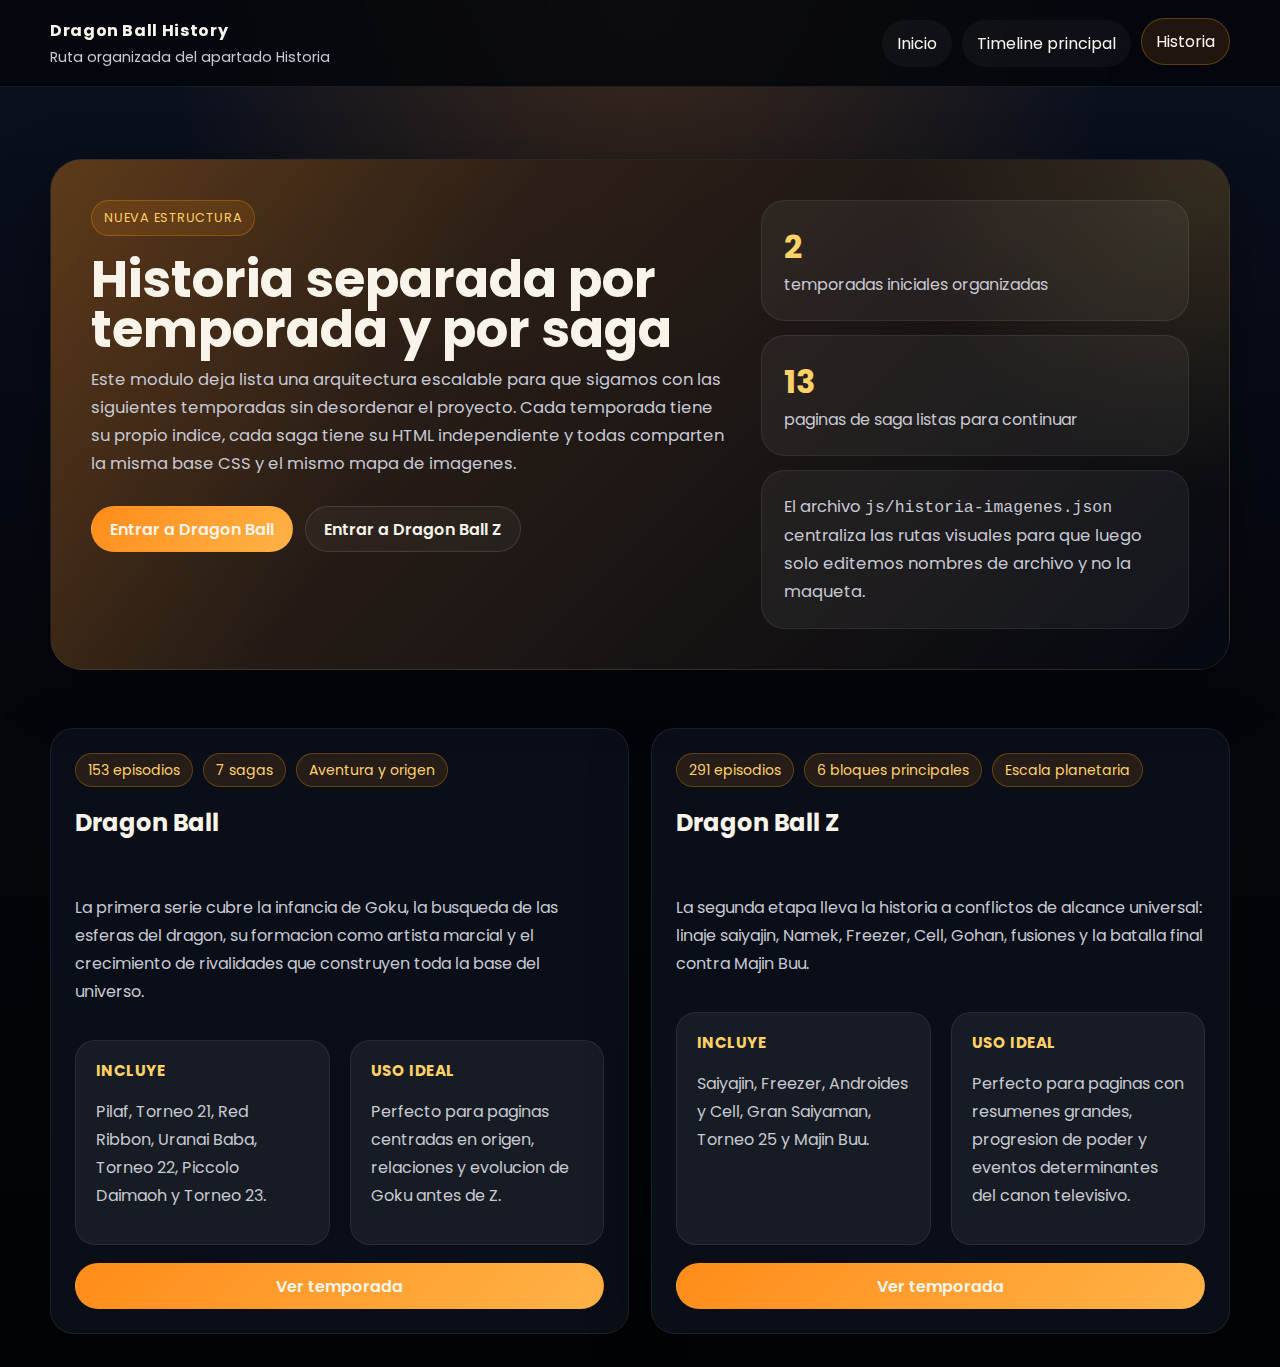
<file: Historia/index.html>
<!DOCTYPE html>
<html lang="es">
<head>
  <meta charset="UTF-8">
  <meta name="viewport" content="width=device-width, initial-scale=1.0">
  <title>Historia Organizada | Dragon Ball History</title>
  <link rel="preconnect" href="https://fonts.googleapis.com">
  <link rel="preconnect" href="https://fonts.gstatic.com" crossorigin>
  <link href="https://fonts.googleapis.com/css2?family=Poppins:wght@400;500;600;700&display=swap" rel="stylesheet">
  <link rel="stylesheet" href="../css/historia/detalle-sagas.css">
</head>
<body class="historia-layout">
  <header class="historia-topbar">
    <div class="historia-shell">
      <a class="historia-brand" href="../historia.html">
        <strong>Dragon Ball History</strong>
        <span>Ruta organizada del apartado Historia</span>
      </a>
      <nav class="historia-nav">
        <a href="../index.html">Inicio</a>
        <a href="../historia.html">Timeline principal</a>
        <a class="is-active" href="index.html">Historia</a>
      </nav>
    </div>
  </header>

  <main>
    <section class="historia-hero">
      <div class="historia-shell">
        <article class="historia-hero-card">
          <div class="historia-hero-grid">
            <div>
              <span class="historia-kicker">Nueva estructura</span>
              <h1>Historia separada por temporada y por saga</h1>
              <p>
                Este modulo deja lista una arquitectura escalable para que sigamos con las siguientes temporadas sin desordenar el proyecto.
                Cada temporada tiene su propio indice, cada saga tiene su HTML independiente y todas comparten la misma base CSS y el mismo mapa de imagenes.
              </p>
              <div class="historia-actions">
                <a class="btn-historia btn-historia-primary" href="Dragon-Ball/index.html">Entrar a Dragon Ball</a>
                <a class="btn-historia btn-historia-secondary" href="Dragon-Ball-Z/index.html">Entrar a Dragon Ball Z</a>
              </div>
            </div>
            <aside class="historia-stat-panel">
              <div class="historia-stat-box"><strong>2</strong><span>temporadas iniciales organizadas</span></div>
              <div class="historia-stat-box"><strong>13</strong><span>paginas de saga listas para continuar</span></div>
              <div class="historia-panel"><p>El archivo <code>js/historia-imagenes.json</code> centraliza las rutas visuales para que luego solo editemos nombres de archivo y no la maqueta.</p></div>
            </aside>
          </div>
        </article>
      </div>
    </section>

    <section class="historia-section">
      <div class="historia-shell historia-grid historia-grid-2">
        <article class="historia-card historia-series-card">
          <div class="historia-badge-row">
            <span class="historia-badge">153 episodios</span>
            <span class="historia-badge">7 sagas</span>
            <span class="historia-badge">Aventura y origen</span>
          </div>
          <h2>Dragon Ball</h2>
          <p>La primera serie cubre la infancia de Goku, la busqueda de las esferas del dragon, su formacion como artista marcial y el crecimiento de rivalidades que construyen toda la base del universo.</p>
          <div class="historia-saga-grid">
            <div class="historia-mini-card"><strong>Incluye</strong><p>Pilaf, Torneo 21, Red Ribbon, Uranai Baba, Torneo 22, Piccolo Daimaoh y Torneo 23.</p></div>
            <div class="historia-mini-card"><strong>Uso ideal</strong><p>Perfecto para paginas centradas en origen, relaciones y evolucion de Goku antes de Z.</p></div>
          </div>
          <a class="btn-historia btn-historia-primary" href="Dragon-Ball/index.html">Ver temporada</a>
        </article>

        <article class="historia-card historia-series-card">
          <div class="historia-badge-row">
            <span class="historia-badge">291 episodios</span>
            <span class="historia-badge">6 bloques principales</span>
            <span class="historia-badge">Escala planetaria</span>
          </div>
          <h2>Dragon Ball Z</h2>
          <p>La segunda etapa lleva la historia a conflictos de alcance universal: linaje saiyajin, Namek, Freezer, Cell, Gohan, fusiones y la batalla final contra Majin Buu.</p>
          <div class="historia-saga-grid">
            <div class="historia-mini-card"><strong>Incluye</strong><p>Saiyajin, Freezer, Androides y Cell, Gran Saiyaman, Torneo 25 y Majin Buu.</p></div>
            <div class="historia-mini-card"><strong>Uso ideal</strong><p>Perfecto para paginas con resumenes grandes, progresion de poder y eventos determinantes del canon televisivo.</p></div>
          </div>
          <a class="btn-historia btn-historia-primary" href="Dragon-Ball-Z/index.html">Ver temporada</a>
        </article>
      </div>
    </section>
  </main>
</body>
</html>
</file>
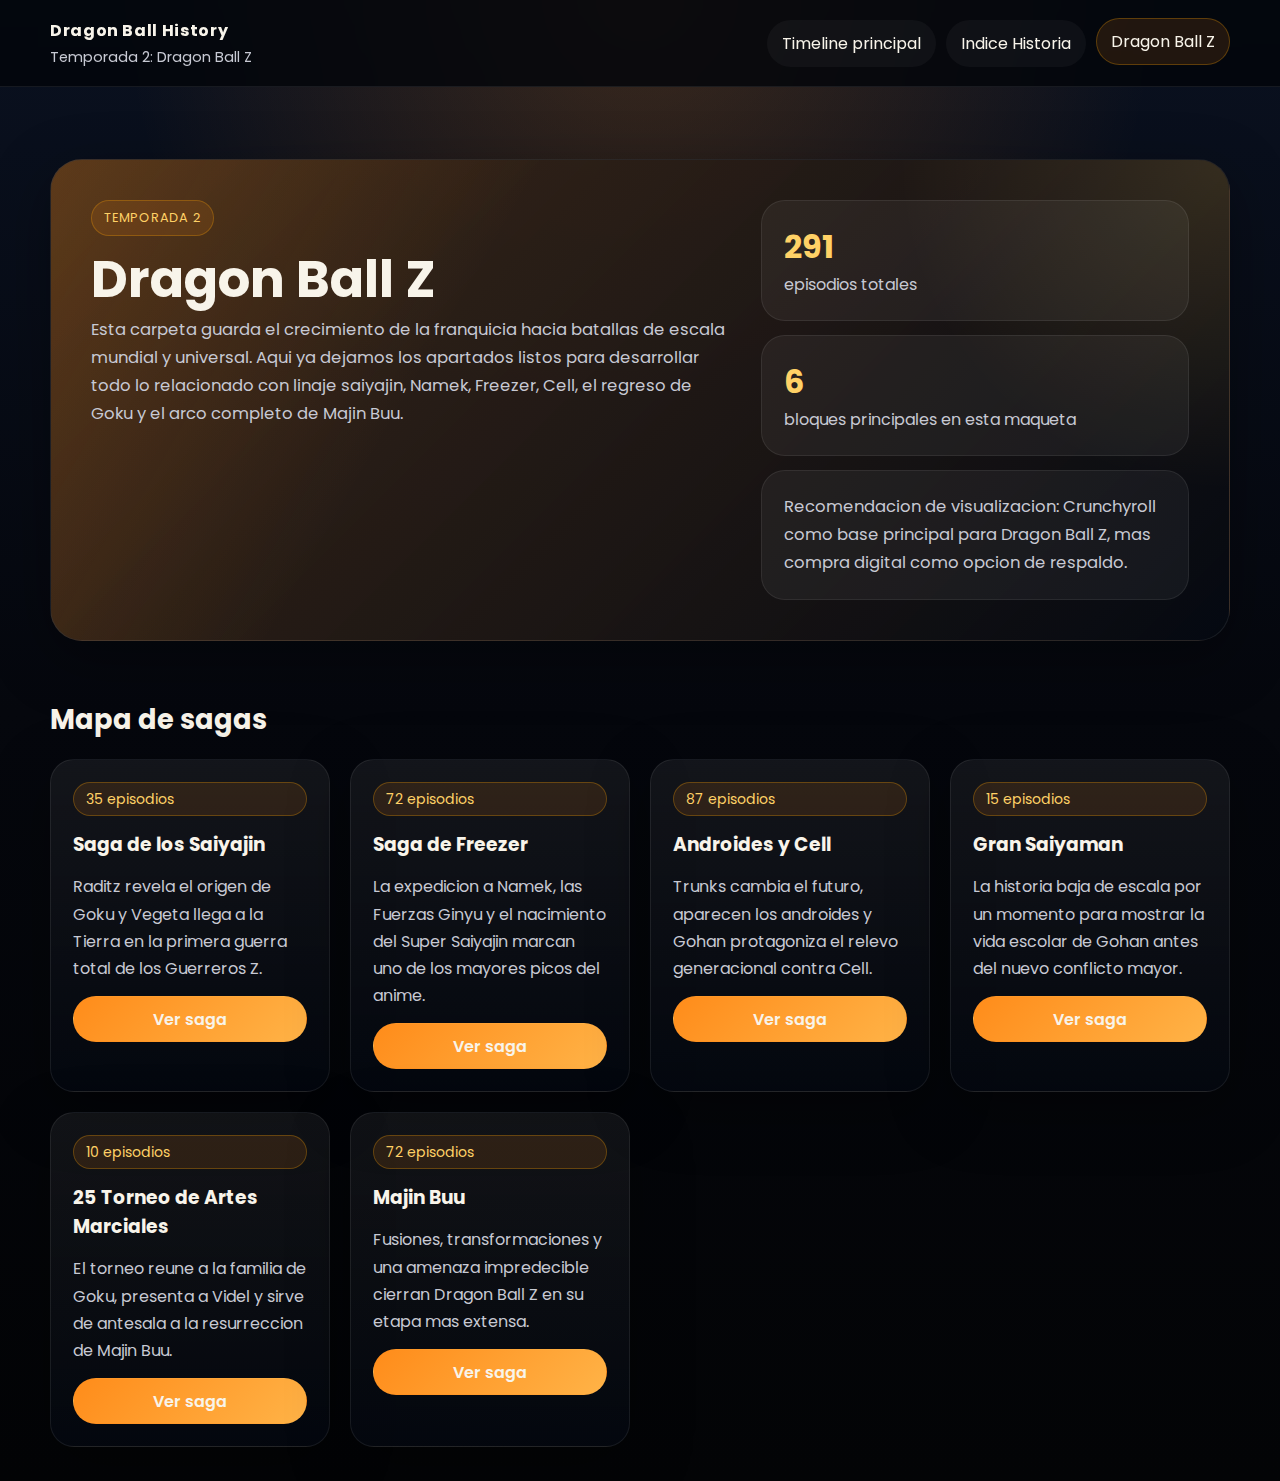
<file: Historia/Dragon-Ball-Z/index.html>
<!DOCTYPE html>
<html lang="es">
<head>
  <meta charset="UTF-8">
  <meta name="viewport" content="width=device-width, initial-scale=1.0">
  <title>Dragon Ball Z | Historia organizada</title>
  <link rel="preconnect" href="https://fonts.googleapis.com">
  <link rel="preconnect" href="https://fonts.gstatic.com" crossorigin>
  <link href="https://fonts.googleapis.com/css2?family=Poppins:wght@400;500;600;700&display=swap" rel="stylesheet">
  <link rel="stylesheet" href="../../css/historia/detalle-sagas.css">
</head>
<body class="historia-layout">
  <header class="historia-topbar">
    <div class="historia-shell">
      <a class="historia-brand" href="../index.html">
        <strong>Dragon Ball History</strong>
        <span>Temporada 2: Dragon Ball Z</span>
      </a>
      <nav class="historia-nav">
        <a href="../../historia.html">Timeline principal</a>
        <a href="../index.html">Indice Historia</a>
        <a class="is-active" href="index.html">Dragon Ball Z</a>
      </nav>
    </div>
  </header>

  <main>
    <section class="historia-hero">
      <div class="historia-shell">
        <article class="historia-hero-card">
          <div class="historia-hero-grid">
            <div>
              <span class="historia-kicker">Temporada 2</span>
              <h1>Dragon Ball Z</h1>
              <p>Esta carpeta guarda el crecimiento de la franquicia hacia batallas de escala mundial y universal. Aqui ya dejamos los apartados listos para desarrollar todo lo relacionado con linaje saiyajin, Namek, Freezer, Cell, el regreso de Goku y el arco completo de Majin Buu.</p>
            </div>
            <aside class="historia-stat-panel">
              <div class="historia-stat-box"><strong>291</strong><span>episodios totales</span></div>
              <div class="historia-stat-box"><strong>6</strong><span>bloques principales en esta maqueta</span></div>
              <div class="historia-panel"><p>Recomendacion de visualizacion: Crunchyroll como base principal para Dragon Ball Z, mas compra digital como opcion de respaldo.</p></div>
            </aside>
          </div>
        </article>
      </div>
    </section>

    <section class="historia-section">
      <div class="historia-shell">
        <h2 class="historia-section-title">Mapa de sagas</h2>
        <div class="historia-saga-grid">
          <article class="historia-saga-card"><span class="historia-badge">35 episodios</span><h3>Saga de los Saiyajin</h3><p>Raditz revela el origen de Goku y Vegeta llega a la Tierra en la primera guerra total de los Guerreros Z.</p><a class="btn-historia btn-historia-primary" href="saga-saiyajin.html">Ver saga</a></article>
          <article class="historia-saga-card"><span class="historia-badge">72 episodios</span><h3>Saga de Freezer</h3><p>La expedicion a Namek, las Fuerzas Ginyu y el nacimiento del Super Saiyajin marcan uno de los mayores picos del anime.</p><a class="btn-historia btn-historia-primary" href="saga-freezer.html">Ver saga</a></article>
          <article class="historia-saga-card"><span class="historia-badge">87 episodios</span><h3>Androides y Cell</h3><p>Trunks cambia el futuro, aparecen los androides y Gohan protagoniza el relevo generacional contra Cell.</p><a class="btn-historia btn-historia-primary" href="saga-androides-cell.html">Ver saga</a></article>
          <article class="historia-saga-card"><span class="historia-badge">15 episodios</span><h3>Gran Saiyaman</h3><p>La historia baja de escala por un momento para mostrar la vida escolar de Gohan antes del nuevo conflicto mayor.</p><a class="btn-historia btn-historia-primary" href="saga-gran-saiyaman.html">Ver saga</a></article>
          <article class="historia-saga-card"><span class="historia-badge">10 episodios</span><h3>25 Torneo de Artes Marciales</h3><p>El torneo reune a la familia de Goku, presenta a Videl y sirve de antesala a la resurreccion de Majin Buu.</p><a class="btn-historia btn-historia-primary" href="saga-torneo-25.html">Ver saga</a></article>
          <article class="historia-saga-card"><span class="historia-badge">72 episodios</span><h3>Majin Buu</h3><p>Fusiones, transformaciones y una amenaza impredecible cierran Dragon Ball Z en su etapa mas extensa.</p><a class="btn-historia btn-historia-primary" href="saga-majin-buu.html">Ver saga</a></article>
        </div>
      </div>
    </section>
  </main>
</body>
</html>
</file>
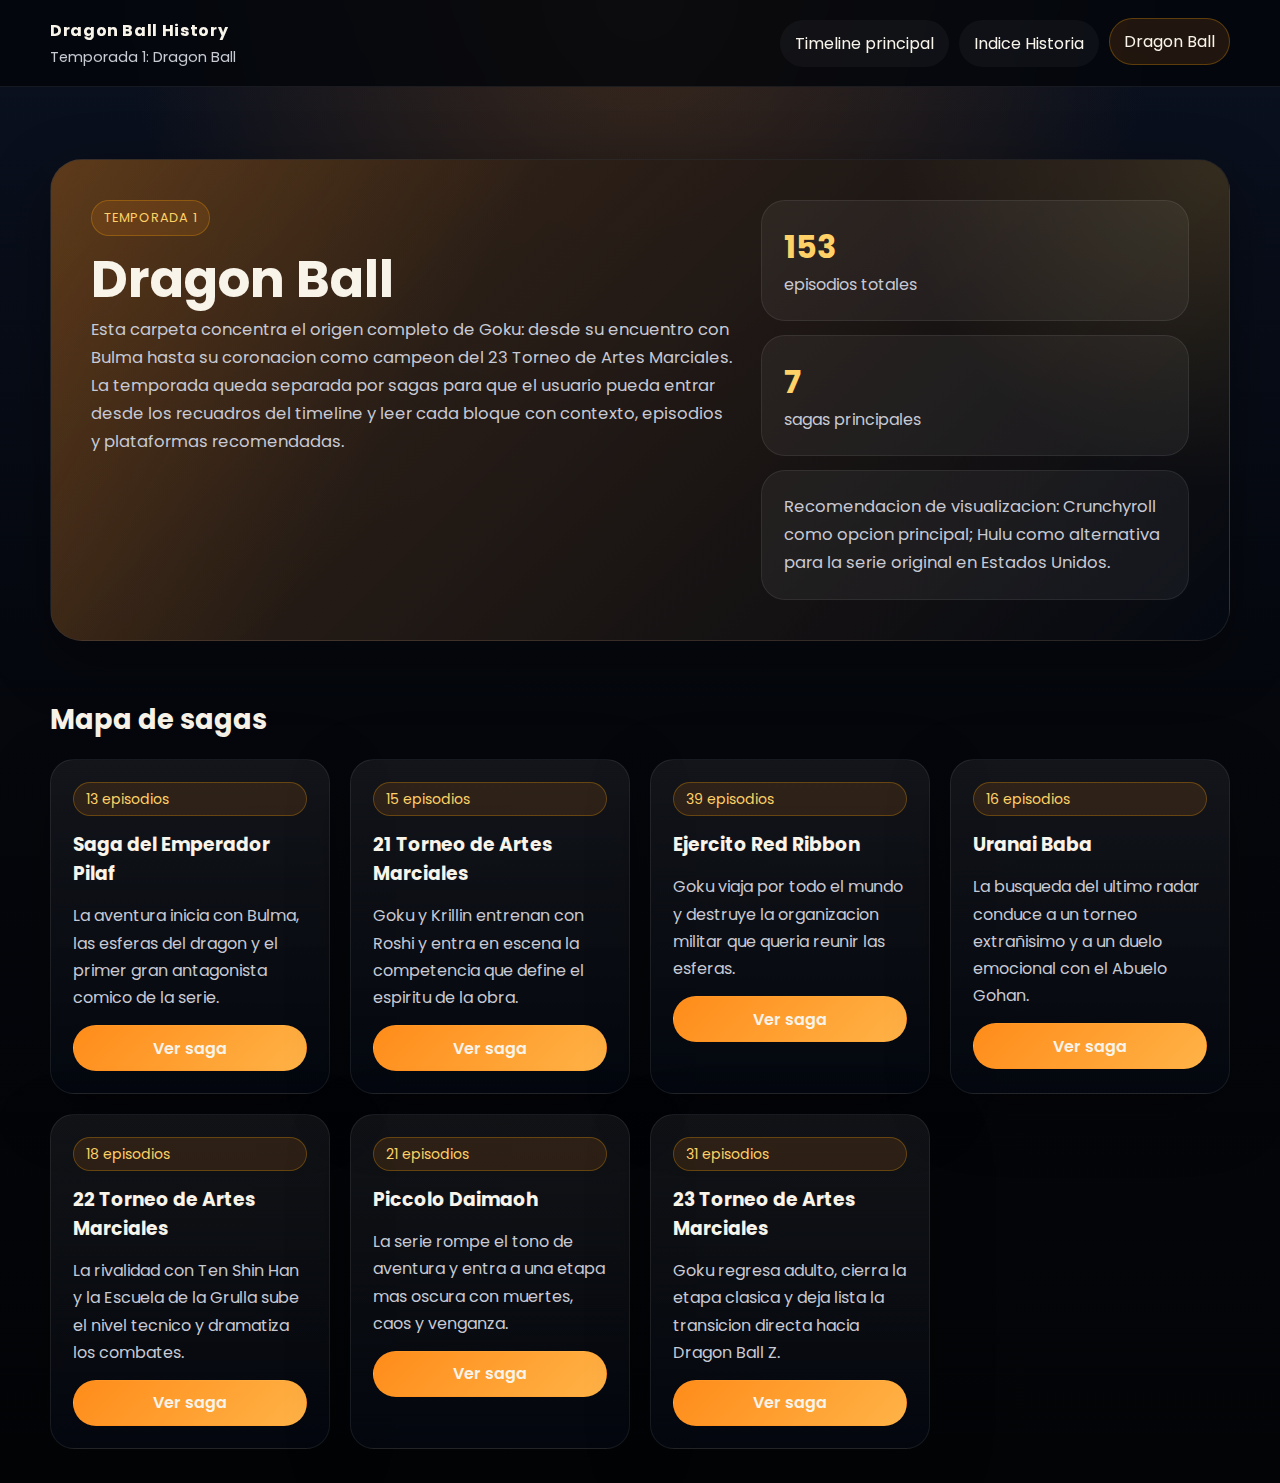
<file: Historia/Dragon-Ball/index.html>
<!DOCTYPE html>
<html lang="es">
<head>
  <meta charset="UTF-8">
  <meta name="viewport" content="width=device-width, initial-scale=1.0">
  <title>Dragon Ball | Historia organizada</title>
  <link rel="preconnect" href="https://fonts.googleapis.com">
  <link rel="preconnect" href="https://fonts.gstatic.com" crossorigin>
  <link href="https://fonts.googleapis.com/css2?family=Poppins:wght@400;500;600;700&display=swap" rel="stylesheet">
  <link rel="stylesheet" href="../../css/historia/detalle-sagas.css">
</head>
<body class="historia-layout">
  <header class="historia-topbar">
    <div class="historia-shell">
      <a class="historia-brand" href="../index.html">
        <strong>Dragon Ball History</strong>
        <span>Temporada 1: Dragon Ball</span>
      </a>
      <nav class="historia-nav">
        <a href="../../historia.html">Timeline principal</a>
        <a href="../index.html">Indice Historia</a>
        <a class="is-active" href="index.html">Dragon Ball</a>
      </nav>
    </div>
  </header>

  <main>
    <section class="historia-hero">
      <div class="historia-shell">
        <article class="historia-hero-card">
          <div class="historia-hero-grid">
            <div>
              <span class="historia-kicker">Temporada 1</span>
              <h1>Dragon Ball</h1>
              <p>Esta carpeta concentra el origen completo de Goku: desde su encuentro con Bulma hasta su coronacion como campeon del 23 Torneo de Artes Marciales. La temporada queda separada por sagas para que el usuario pueda entrar desde los recuadros del timeline y leer cada bloque con contexto, episodios y plataformas recomendadas.</p>
            </div>
            <aside class="historia-stat-panel">
              <div class="historia-stat-box"><strong>153</strong><span>episodios totales</span></div>
              <div class="historia-stat-box"><strong>7</strong><span>sagas principales</span></div>
              <div class="historia-panel"><p>Recomendacion de visualizacion: Crunchyroll como opcion principal; Hulu como alternativa para la serie original en Estados Unidos.</p></div>
            </aside>
          </div>
        </article>
      </div>
    </section>

    <section class="historia-section">
      <div class="historia-shell">
        <h2 class="historia-section-title">Mapa de sagas</h2>
        <div class="historia-saga-grid">
          <article class="historia-saga-card"><span class="historia-badge">13 episodios</span><h3>Saga del Emperador Pilaf</h3><p>La aventura inicia con Bulma, las esferas del dragon y el primer gran antagonista comico de la serie.</p><a class="btn-historia btn-historia-primary" href="saga-emperador-pilaf.html">Ver saga</a></article>
          <article class="historia-saga-card"><span class="historia-badge">15 episodios</span><h3>21 Torneo de Artes Marciales</h3><p>Goku y Krillin entrenan con Roshi y entra en escena la competencia que define el espiritu de la obra.</p><a class="btn-historia btn-historia-primary" href="saga-torneo-21.html">Ver saga</a></article>
          <article class="historia-saga-card"><span class="historia-badge">39 episodios</span><h3>Ejercito Red Ribbon</h3><p>Goku viaja por todo el mundo y destruye la organizacion militar que queria reunir las esferas.</p><a class="btn-historia btn-historia-primary" href="saga-red-ribbon.html">Ver saga</a></article>
          <article class="historia-saga-card"><span class="historia-badge">16 episodios</span><h3>Uranai Baba</h3><p>La busqueda del ultimo radar conduce a un torneo extrañisimo y a un duelo emocional con el Abuelo Gohan.</p><a class="btn-historia btn-historia-primary" href="saga-uranai-baba.html">Ver saga</a></article>
          <article class="historia-saga-card"><span class="historia-badge">18 episodios</span><h3>22 Torneo de Artes Marciales</h3><p>La rivalidad con Ten Shin Han y la Escuela de la Grulla sube el nivel tecnico y dramatiza los combates.</p><a class="btn-historia btn-historia-primary" href="saga-torneo-22.html">Ver saga</a></article>
          <article class="historia-saga-card"><span class="historia-badge">21 episodios</span><h3>Piccolo Daimaoh</h3><p>La serie rompe el tono de aventura y entra a una etapa mas oscura con muertes, caos y venganza.</p><a class="btn-historia btn-historia-primary" href="saga-piccolo-daimaoh.html">Ver saga</a></article>
          <article class="historia-saga-card"><span class="historia-badge">31 episodios</span><h3>23 Torneo de Artes Marciales</h3><p>Goku regresa adulto, cierra la etapa clasica y deja lista la transicion directa hacia Dragon Ball Z.</p><a class="btn-historia btn-historia-primary" href="saga-torneo-23.html">Ver saga</a></article>
        </div>
      </div>
    </section>
  </main>
</body>
</html>
</file>
<file: css/historia/detalle-sagas.css>
:root {
  --historia-bg: #05070d;
  --historia-panel: rgba(10, 15, 25, 0.9);
  --historia-panel-soft: rgba(255, 255, 255, 0.06);
  --historia-border: rgba(255, 166, 0, 0.28);
  --historia-accent: #ff8c1a;
  --historia-accent-2: #ffd166;
  --historia-text: #f8f4ea;
  --historia-muted: #c7c9d3;
  --historia-shadow: 0 18px 60px rgba(0, 0, 0, 0.35);
  --historia-radius: 24px;
  --historia-max: 1180px;
}

* {
  box-sizing: border-box;
}

body.historia-layout {
  margin: 0;
  min-height: 100vh;
  font-family: "Poppins", sans-serif;
  color: var(--historia-text);
  background:
    radial-gradient(circle at top, rgba(255, 140, 26, 0.2), transparent 32%),
    linear-gradient(180deg, #0a1120 0%, #05070d 48%, #030406 100%);
}

.historia-layout a {
  color: inherit;
  text-decoration: none;
}

.historia-shell {
  width: min(calc(100% - 32px), var(--historia-max));
  margin: 0 auto;
}

.historia-topbar {
  position: sticky;
  top: 0;
  z-index: 20;
  backdrop-filter: blur(14px);
  background: rgba(3, 5, 10, 0.82);
  border-bottom: 1px solid rgba(255, 255, 255, 0.08);
}

.historia-topbar .historia-shell {
  display: flex;
  justify-content: space-between;
  align-items: center;
  gap: 20px;
  padding: 18px 0;
}

.historia-brand {
  display: flex;
  flex-direction: column;
  gap: 4px;
}

.historia-brand strong {
  font-size: 1rem;
  letter-spacing: 0.04em;
}

.historia-brand span {
  color: var(--historia-muted);
  font-size: 0.9rem;
}

.historia-nav {
  display: flex;
  flex-wrap: wrap;
  justify-content: flex-end;
  gap: 10px;
}

.historia-nav a {
  padding: 10px 14px;
  border-radius: 999px;
  background: rgba(255, 255, 255, 0.04);
  border: 1px solid transparent;
  transition: 0.25s ease;
}

.historia-nav a:hover,
.historia-nav a.is-active {
  border-color: var(--historia-border);
  background: rgba(255, 140, 26, 0.12);
  transform: translateY(-2px);
}

.historia-hero {
  padding: 72px 0 40px;
}

.historia-hero-card {
  position: relative;
  overflow: hidden;
  border-radius: 32px;
  background:
    linear-gradient(135deg, rgba(255, 140, 26, 0.2), rgba(4, 8, 16, 0.86)),
    var(--historia-panel);
  border: 1px solid rgba(255, 255, 255, 0.08);
  box-shadow: var(--historia-shadow);
}

.historia-hero-card::before {
  content: "";
  position: absolute;
  inset: 0;
  background:
    linear-gradient(120deg, rgba(255, 140, 26, 0.18), transparent 34%),
    radial-gradient(circle at right top, rgba(255, 209, 102, 0.14), transparent 26%);
  pointer-events: none;
}

.historia-hero-grid {
  position: relative;
  display: grid;
  grid-template-columns: minmax(0, 1.2fr) minmax(300px, 0.8fr);
  gap: 28px;
  padding: 40px;
}

.historia-kicker {
  display: inline-flex;
  width: fit-content;
  padding: 8px 12px;
  border-radius: 999px;
  border: 1px solid var(--historia-border);
  background: rgba(255, 140, 26, 0.12);
  color: var(--historia-accent-2);
  font-size: 0.8rem;
  letter-spacing: 0.06em;
  text-transform: uppercase;
}

.historia-hero h1 {
  margin: 18px 0 12px;
  font-size: clamp(2.2rem, 4vw, 4.3rem);
  line-height: 0.98;
}

.historia-hero p {
  margin: 0;
  max-width: 64ch;
  color: var(--historia-muted);
  font-size: 1.03rem;
  line-height: 1.7;
}

.historia-actions {
  display: flex;
  flex-wrap: wrap;
  gap: 12px;
  margin-top: 28px;
}

.btn-historia {
  display: inline-flex;
  align-items: center;
  justify-content: center;
  min-height: 46px;
  padding: 0 18px;
  border-radius: 999px;
  font-weight: 600;
  border: 1px solid transparent;
  transition: 0.25s ease;
}

.btn-historia-primary {
  background: linear-gradient(135deg, #ff8c1a, #ffb347);
  color: #1f1100;
}

.btn-historia-secondary {
  background: rgba(255, 255, 255, 0.04);
  border-color: rgba(255, 255, 255, 0.12);
}

.btn-historia:hover {
  transform: translateY(-2px);
}

.historia-stat-panel {
  display: grid;
  gap: 14px;
  align-content: start;
}

.historia-stat-box,
.historia-panel {
  padding: 22px;
  border-radius: var(--historia-radius);
  background: rgba(255, 255, 255, 0.05);
  border: 1px solid rgba(255, 255, 255, 0.08);
}

.historia-stat-box strong {
  display: block;
  font-size: 2rem;
  color: var(--historia-accent-2);
}

.historia-stat-box span,
.historia-panel p,
.historia-panel li,
.historia-panel dd {
  color: var(--historia-muted);
  line-height: 1.7;
}

.historia-section {
  padding: 18px 0 34px;
}

.historia-section-title {
  margin: 0 0 18px;
  font-size: 1.7rem;
}

.historia-grid {
  display: grid;
  gap: 22px;
}

.historia-grid-2 {
  grid-template-columns: repeat(2, minmax(0, 1fr));
}

.historia-card {
  padding: 24px;
  border-radius: var(--historia-radius);
  background: var(--historia-panel);
  border: 1px solid rgba(255, 255, 255, 0.08);
  box-shadow: var(--historia-shadow);
}

.historia-card h2,
.historia-card h3 {
  margin-top: 0;
}

.historia-card p,
.historia-card li,
.historia-card dd {
  color: var(--historia-muted);
  line-height: 1.75;
}

.historia-list {
  margin: 0;
  padding-left: 18px;
}

.historia-meta {
  display: grid;
  grid-template-columns: repeat(2, minmax(0, 1fr));
  gap: 16px;
  margin-top: 18px;
}

.historia-meta .historia-card {
  padding: 18px 20px;
}

.historia-meta strong,
.historia-mini-card strong {
  display: block;
  margin-bottom: 8px;
  color: var(--historia-accent-2);
  font-size: 0.95rem;
  letter-spacing: 0.03em;
  text-transform: uppercase;
}

.historia-mini-card {
  padding: 18px 20px;
  border-radius: 20px;
  background: var(--historia-panel-soft);
  border: 1px solid rgba(255, 255, 255, 0.08);
}

.historia-series-card {
  display: grid;
  gap: 18px;
}

.historia-badge-row {
  display: flex;
  flex-wrap: wrap;
  gap: 10px;
}

.historia-badge {
  display: inline-flex;
  align-items: center;
  min-height: 34px;
  padding: 0 12px;
  border-radius: 999px;
  background: rgba(255, 140, 26, 0.12);
  border: 1px solid var(--historia-border);
  color: var(--historia-accent-2);
  font-size: 0.88rem;
}

.historia-saga-grid {
  display: grid;
  grid-template-columns: repeat(auto-fit, minmax(240px, 1fr));
  gap: 20px;
}

.historia-saga-card {
  display: flex;
  flex-direction: column;
  gap: 14px;
  padding: 22px;
  border-radius: 24px;
  background: linear-gradient(180deg, rgba(255, 255, 255, 0.06), rgba(4, 8, 16, 0.85));
  border: 1px solid rgba(255, 255, 255, 0.08);
  box-shadow: var(--historia-shadow);
}

.historia-saga-card h3 {
  margin: 0;
}

.historia-saga-card p {
  margin: 0;
  color: var(--historia-muted);
  line-height: 1.7;
}

.historia-platform {
  display: grid;
  gap: 10px;
  padding: 18px;
  border-radius: 22px;
  background: rgba(255, 255, 255, 0.04);
  border: 1px solid rgba(255, 255, 255, 0.08);
}

.historia-platform h3 {
  margin: 0;
}

.historia-platform small {
  color: var(--historia-accent-2);
  text-transform: uppercase;
  letter-spacing: 0.06em;
}

.historia-platform p {
  margin: 0;
}

.historia-image-grid {
  display: grid;
  grid-template-columns: repeat(auto-fit, minmax(220px, 1fr));
  gap: 18px;
}

.image-slot {
  position: relative;
  min-height: 220px;
  border-radius: 24px;
  overflow: hidden;
  background:
    linear-gradient(180deg, rgba(255, 255, 255, 0.05), rgba(4, 8, 16, 0.92)),
    #09101a;
  border: 1px dashed rgba(255, 209, 102, 0.35);
}

.image-slot.is-wide {
  min-height: 280px;
}

.image-slot-content {
  position: absolute;
  inset: 0;
  display: flex;
  flex-direction: column;
  justify-content: flex-end;
  gap: 10px;
  padding: 20px;
  background: linear-gradient(180deg, transparent, rgba(5, 7, 13, 0.92));
}

.image-slot span {
  width: fit-content;
  padding: 6px 10px;
  border-radius: 999px;
  background: rgba(255, 140, 26, 0.14);
  border: 1px solid rgba(255, 140, 26, 0.28);
  color: var(--historia-accent-2);
  font-size: 0.76rem;
  letter-spacing: 0.05em;
  text-transform: uppercase;
}

.image-slot strong {
  font-size: 1.1rem;
}

.image-slot p {
  margin: 0;
  color: var(--historia-muted);
}

.historia-path-list {
  display: grid;
  gap: 10px;
  margin-top: 18px;
}

.historia-path-item {
  padding: 14px 16px;
  border-radius: 18px;
  background: rgba(255, 255, 255, 0.04);
  border: 1px solid rgba(255, 255, 255, 0.08);
}

.historia-path-item code {
  display: inline-block;
  margin-top: 6px;
  color: var(--historia-accent-2);
  word-break: break-all;
}

@media (max-width: 900px) {
  .historia-hero-grid,
  .historia-grid-2,
  .historia-meta {
    grid-template-columns: 1fr;
  }

  .historia-topbar .historia-shell {
    flex-direction: column;
    align-items: flex-start;
  }

  .historia-nav {
    justify-content: flex-start;
  }

  .historia-hero-grid {
    padding: 28px;
  }
}

@media (max-width: 640px) {
  .historia-shell {
    width: min(calc(100% - 20px), var(--historia-max));
  }

  .historia-hero {
    padding-top: 52px;
  }

  .historia-hero-grid {
    padding: 22px;
  }

  .historia-saga-card,
  .historia-card,
  .historia-stat-box,
  .historia-panel {
    padding: 18px;
  }
}
</file>
